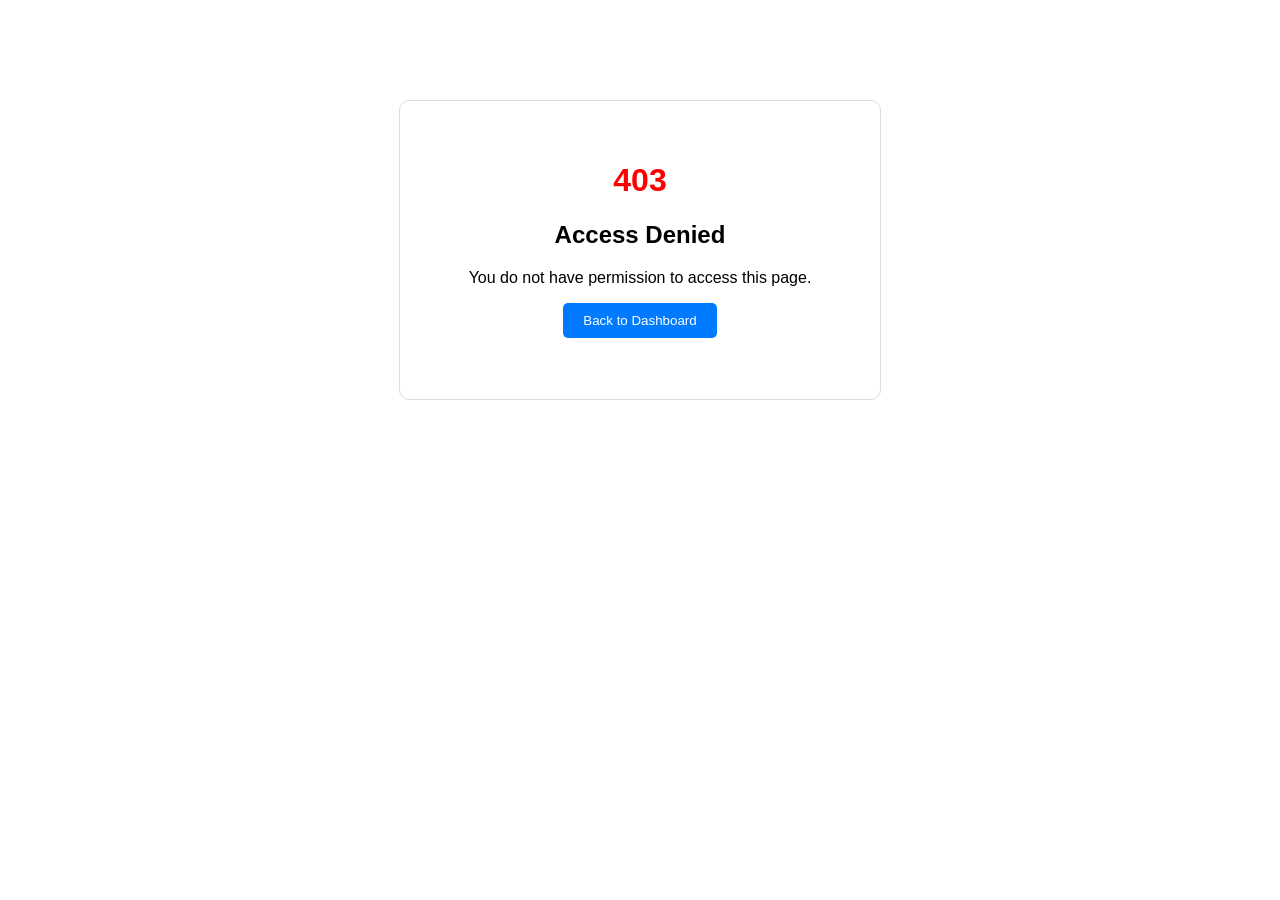
<file: demo/target/classes/templates/access-denied.html>
<!DOCTYPE html>
<html xmlns:th="http://www.thymeleaf.org">
<link rel="stylesheet" th:href="@{/css/style.css}">
<head>

    <title>Access Denied</title>

    <style>



        body{
            font-family: Arial;
            text-align:center;
            margin-top:100px;
            margin-bottom:100px;
        }

        .box{
            border:1px solid #ddd;
            padding:40px;
            width:400px;
            margin:auto;
            border-radius:10px;
        }

        h1{
            color:red;
        }

        button{
            padding:10px 20px;
            background:#007bff;
            color:white;
            border:none;
            border-radius:5px;
        }

    </style>

</head>

<body>

<div class="box">

    <h1>403</h1>

    <h2>Access Denied</h2>

    <p>You do not have permission to access this page.</p>

    <a href="/">
        <button>Back to Dashboard</button>
    </a>

    <div>
        <h1 ></h1>
    </div>




</div>

<!--<div th:replace="footer :: footer"></div>-->
</body>
</html>
</file>
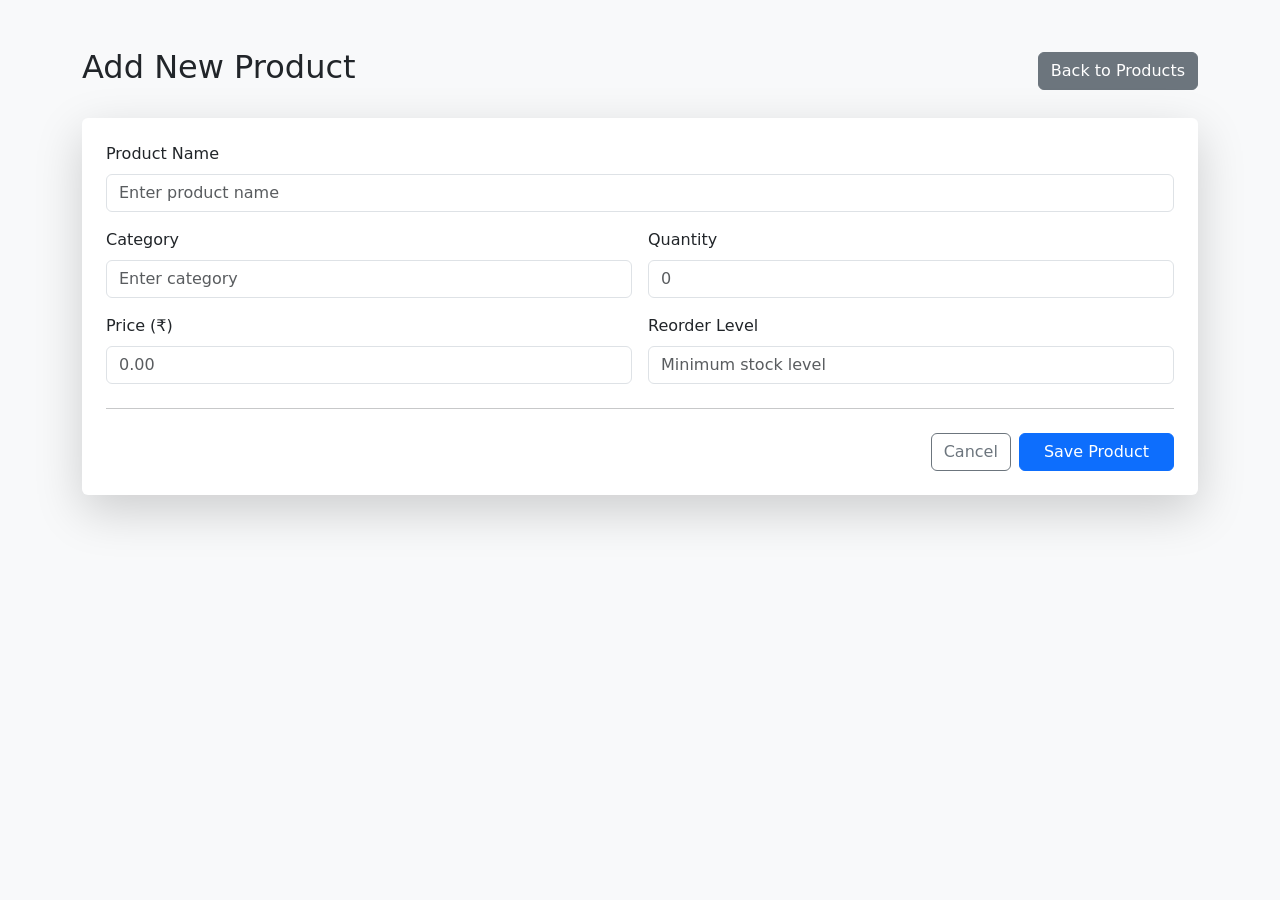
<file: demo/target/classes/templates/add-product.html>
<!DOCTYPE html>
<html xmlns:th="http://www.thymeleaf.org">
<head>
    <title>Add Product</title>

    <!-- Bootstrap CSS -->
    <link href="https://cdn.jsdelivr.net/npm/bootstrap@5.3.2/dist/css/bootstrap.min.css"
          rel="stylesheet">

    <link rel="stylesheet" th:href="@{/css/style.css}">

    <style>
        /* Force proper alignment */
        .card-body {
            text-align: left;
        }

        .form-label {
            text-align: left;
            display: block;
            width: 100%;
            font-weight: 500;
        }

        .form-control {
            text-align: left;
        }
    </style>
</head>

<body class="bg-light">

<div class="container mt-5">

    <!-- Header -->
    <div class="d-flex justify-content-between align-items-center mb-4">
        <h2>Add New Product</h2>

        <a th:href="@{/products}" class="btn btn-secondary">
            Back to Products
        </a>
    </div>

    <!-- Form Card -->
    <div class="card shadow-lg border-0">
        <div class="card-body p-4">

            <form th:action="@{/save}" th:object="${item}" method="post">

                <div class="row g-3">

                    <!-- Product Name -->
                    <div class="col-md-12">
                        <label class="form-label">Product Name</label>
                        <input type="text"
                               th:field="*{itemName}"
                               class="form-control"
                               placeholder="Enter product name"
                               required>
                    </div>

                    <!-- Category -->
                    <div class="col-md-6">
                        <label class="form-label">Category</label>
                        <input type="text"
                               th:field="*{category}"
                               class="form-control"
                               placeholder="Enter category"
                               required>
                    </div>

                    <!-- Quantity -->
                    <div class="col-md-6">
                        <label class="form-label">Quantity</label>
                        <input type="number"
                               th:field="*{quantity}"
                               class="form-control"
                               placeholder="0"
                               min="0"
                               required>
                    </div>

                    <!-- Price -->
                    <div class="col-md-6">
                        <label class="form-label">Price (₹)</label>
                        <input type="number"
                               step="0.01"
                               th:field="*{price}"
                               class="form-control"
                               placeholder="0.00"
                               min="0"
                               required>
                    </div>

                    <!-- Reorder Level -->
                    <div class="col-md-6">
                        <label class="form-label">Reorder Level</label>
                        <input type="number"
                               th:field="*{reorderLevel}"
                               class="form-control"
                               placeholder="Minimum stock level"
                               min="0"
                               required>
                    </div>

                </div>

                <hr class="my-4">

                <!-- Buttons -->
                <div class="d-flex justify-content-end gap-2">
                    <a th:href="@{/products}" class="btn btn-outline-secondary">
                        Cancel
                    </a>

                    <button type="submit" class="btn btn-primary px-4">
                        Save Product
                    </button>
                </div>

            </form>

        </div>
    </div>

</div>

</body>
</html>
</file>
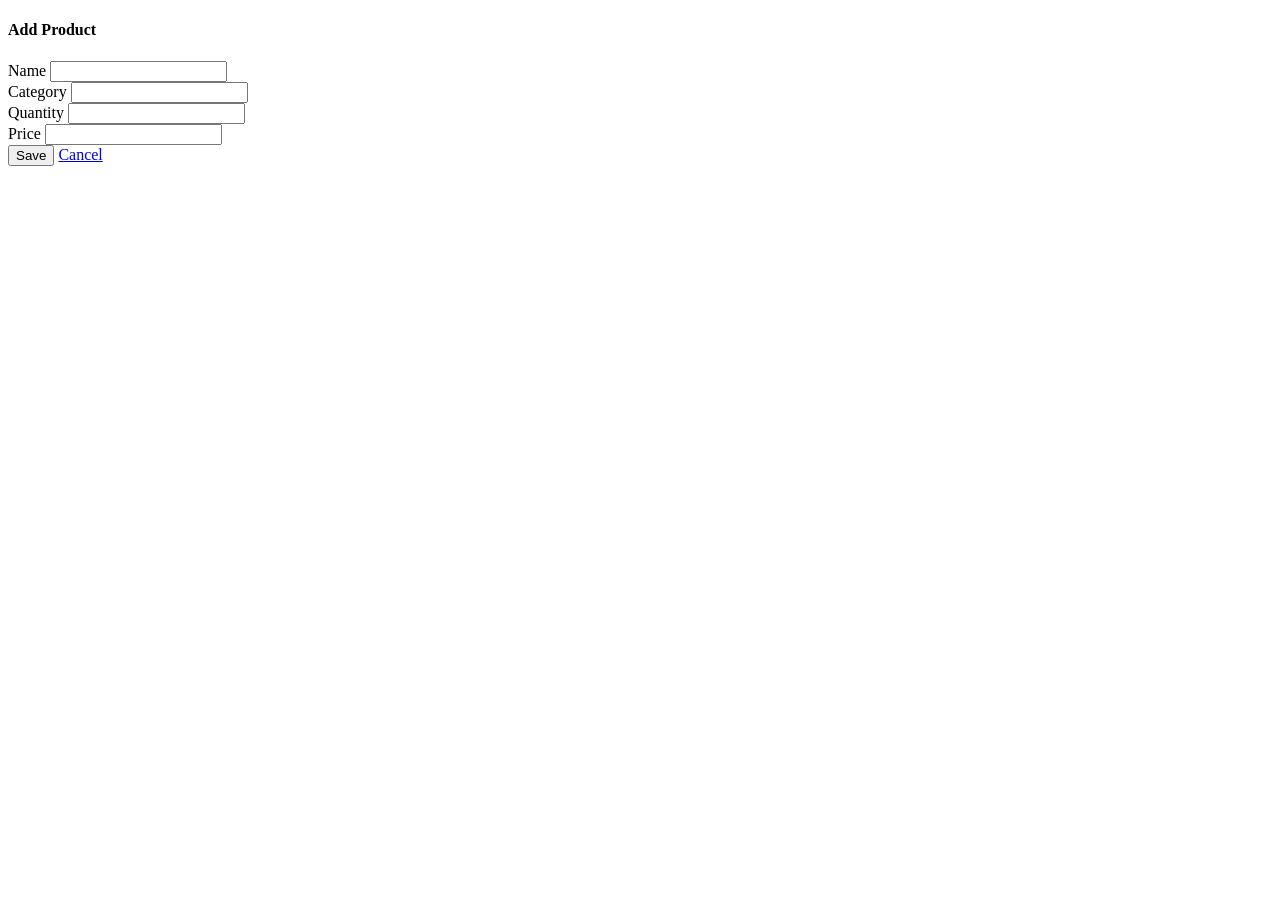
<file: demo/target/classes/templates/add.html>
<!DOCTYPE html>
<html xmlns:th="http://www.thymeleaf.org"
      th:replace="layout :: body">



<div class="card shadow-sm p-4">
    <h4>Add Product</h4>

    <form th:action="@{/save}" method="post" th:object="${item}">
        <div class="mb-3">
            <label>Name</label>
            <input type="text" class="form-control" th:field="*{name}">
        </div>

        <div class="mb-3">
            <label>Category</label>
            <input type="text" class="form-control" th:field="*{category}">
        </div>

        <div class="mb-3">
            <label>Quantity</label>
            <input type="number" class="form-control" th:field="*{quantity}">
        </div>

        <div class="mb-3">
            <label>Price</label>
            <input type="number" class="form-control" th:field="*{price}">
        </div>

        <button class="btn btn-primary">Save</button>
        <a href="/" class="btn btn-secondary">Cancel</a>
    </form>
</div>
<!--<div th:replace="footer :: footer"></div>-->
</html>
</file>
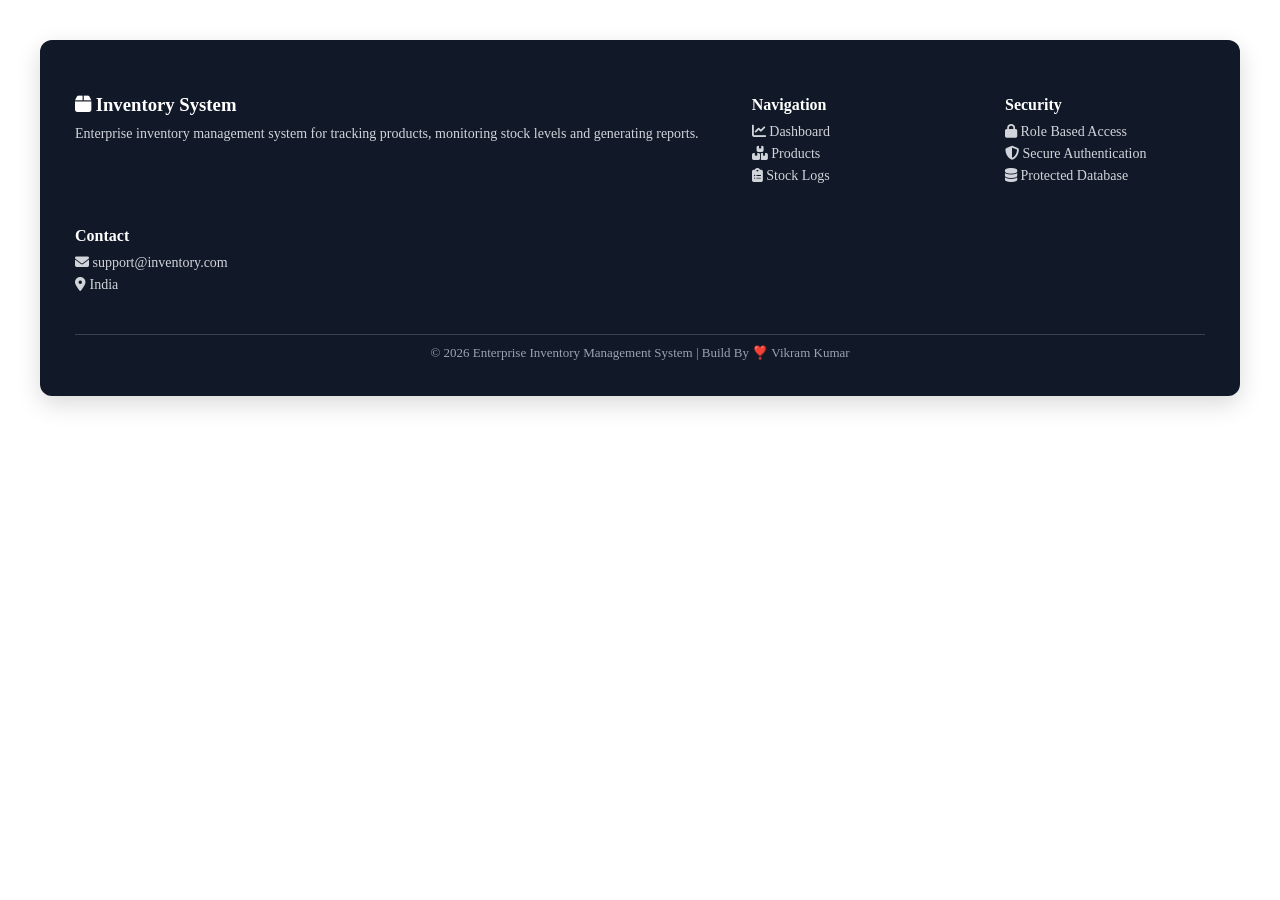
<file: demo/target/classes/templates/footer.html>
<!DOCTYPE html>
<html xmlns:th="http://www.thymeleaf.org">
<head>

    <link rel="stylesheet"
          href="https://cdnjs.cloudflare.com/ajax/libs/font-awesome/6.5.0/css/all.min.css">

    <style>

        /* Page layout to keep footer at bottom */
        html, body {
            height: 100%;
            margin: 0;
        }

        body{
            display: flex;
            flex-direction: column;
        }

        /* main page content */
        .main-content{
            flex: 1;
        }

        /* Footer styling */

        .footer {
            background: #111827;
            color: white;
            margin: 40px 40px 20px 40px;   /* left & right margin */
            border-radius: 12px;
            padding: 35px;
            box-shadow: 0 8px 25px rgba(0,0,0,0.15);
        }

        /* Footer layout */

        .footer-container{
            display:flex;
            justify-content:space-between;
            flex-wrap:wrap;
        }

        .footer-section{
            min-width:200px;
            margin-bottom:15px;
        }

        .footer-section h3,
        .footer-section h4{
            margin-bottom:10px;
        }

        .footer-section p,
        .footer-section a{
            font-size:14px;
            color:#d1d5db;
            text-decoration:none;
            display:block;
            margin:6px 0;
        }

        .footer-section a:hover{
            color:white;
            transition:0.3s;
        }

        /* bottom text */

        .footer-bottom{
            border-top:1px solid #374151;
            margin-top:20px;
            padding-top:10px;
            text-align:center;
            font-size:13px;
            color:#9ca3af;
        }

        /* hover animation */

        .footer-section:hover{
            transform:translateY(-3px);
            transition:0.3s;
        }

    </style>
</head>

<body>

<footer class="footer">

    <div class="footer-container">

        <div class="footer-section">
            <h3><i class="fa-solid fa-box"></i> Inventory System</h3>
            <p>
                Enterprise inventory management system for tracking
                products, monitoring stock levels and generating reports.
            </p>
        </div>

        <div class="footer-section">
            <h4>Navigation</h4>
            <a th:href="@{/}">
                <i class="fa-solid fa-chart-line"></i> Dashboard
            </a>
            <a th:href="@{/products}">
                <i class="fa-solid fa-boxes-stacked"></i> Products
            </a>
            <a th:href="@{/stock-logs}">
                <i class="fa-solid fa-clipboard-list"></i> Stock Logs
            </a>
        </div>

        <div class="footer-section">
            <h4>Security</h4>
            <p><i class="fa-solid fa-lock"></i> Role Based Access</p>
            <p><i class="fa-solid fa-shield-halved"></i> Secure Authentication</p>
            <p><i class="fa-solid fa-database"></i> Protected Database</p>
        </div>

        <div class="footer-section">
            <h4>Contact</h4>
            <p><i class="fa-solid fa-envelope"></i> support@inventory.com</p>
            <p><i class="fa-solid fa-location-dot"></i> India</p>
        </div>

    </div>

    <div class="footer-bottom">
        © 2026 Enterprise Inventory Management System | Build By ❣️ Vikram Kumar
    </div>

</footer>

</body>
</html>
</file>
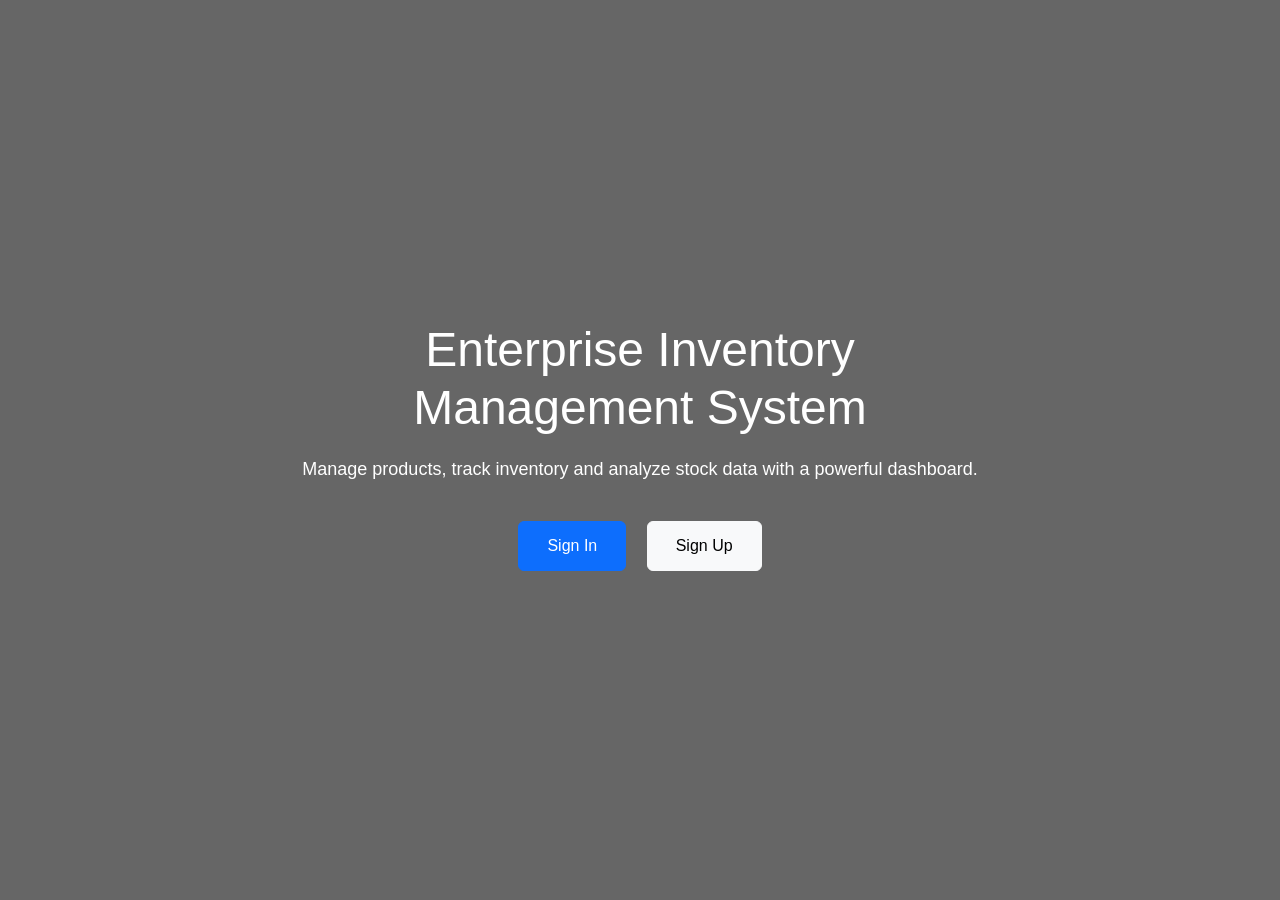
<file: demo/target/classes/templates/home.html>
<!DOCTYPE html>
<html xmlns:th="http://www.thymeleaf.org">

<head>

    <title>Enterprise Inventory System</title>

    <meta name="viewport" content="width=device-width, initial-scale=1">

    <link href="https://cdn.jsdelivr.net/npm/bootstrap@5.3.2/dist/css/bootstrap.min.css"
          rel="stylesheet">

    <style>

        body{
        margin:0;
        font-family:Arial;
        }

        .hero{

        height:100vh;

        background-image:url("https://images.unsplash.com/photo-1553413077-190dd305871c");

        background-size:cover;

        background-position:center;

        display:flex;

        align-items:center;

        justify-content:center;

        text-align:center;

        color:white;

        position:relative;

        }

        .hero::before{

        content:"";

        position:absolute;

        top:0;

        left:0;

        width:100%;

        height:100%;

        background:rgba(0,0,0,0.6);

        }

        .hero-content{

        position:relative;

        z-index:2;

        max-width:700px;

        }

        .hero-content h1{

        font-size:48px;

        margin-bottom:20px;

        }

        .hero-content p{

        font-size:18px;

        margin-bottom:30px;

        }

        .btn-custom{

        padding:12px 28px;

        margin:8px;

        border-radius:6px;

        font-size:16px;

        }

        .btn-custom:hover{

        transform:translateY(-3px);

        transition:0.3s;

        }

    </style>

</head>

<body>

<div class="hero">

    <div class="hero-content">

        <h1>Enterprise Inventory Management System</h1>

        <p>
            Manage products, track inventory and analyze stock data
            with a powerful dashboard.
        </p>

        <a th:href="@{/login}" class="btn btn-primary btn-custom">
            Sign In
        </a>

        <a th:href="@{/register}" class="btn btn-light btn-custom">
            Sign Up
        </a>

    </div>

</div>

</body>
</html>
</file>
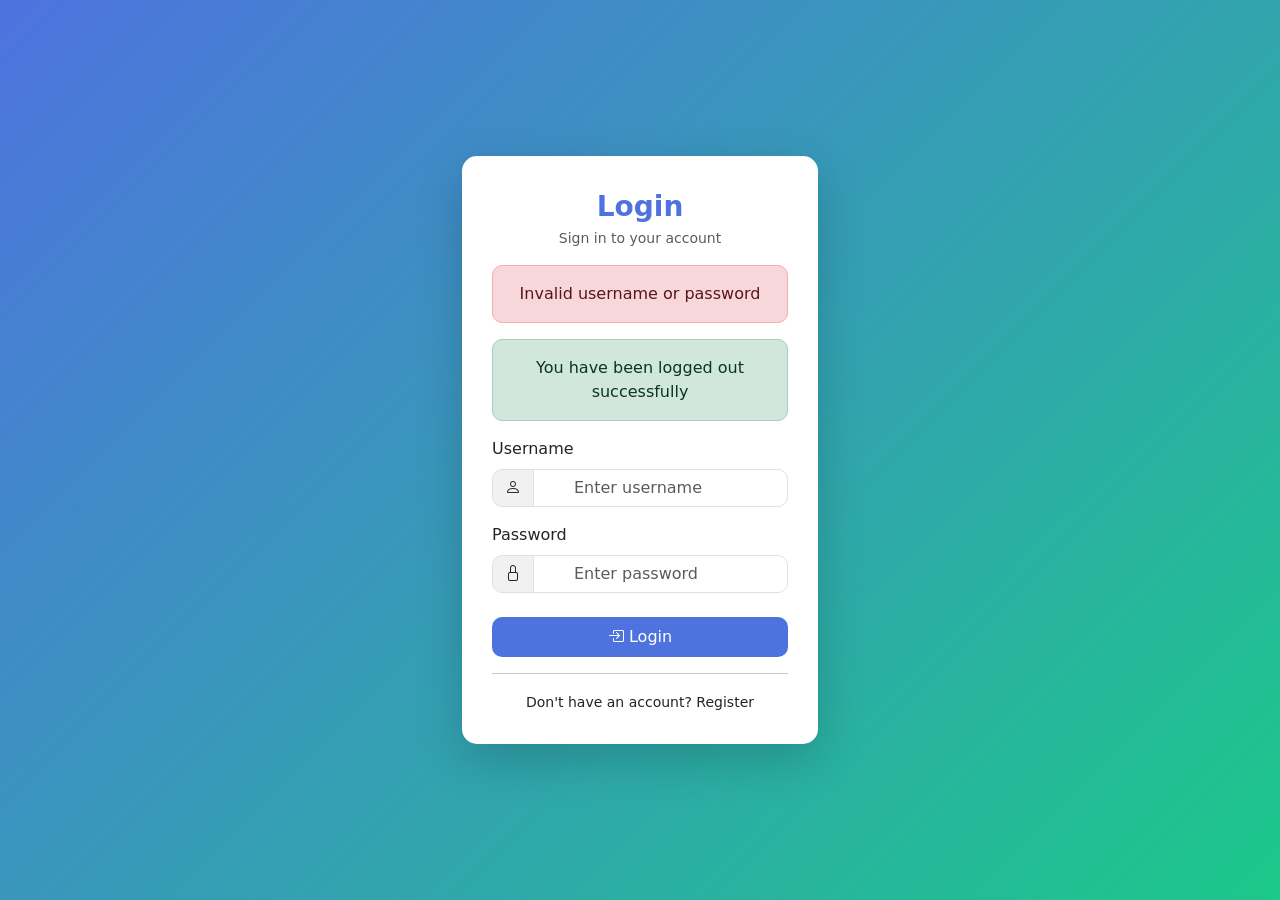
<file: demo/target/classes/templates/login.html>
<!DOCTYPE html>
<html xmlns:th="http://www.thymeleaf.org">

<head>
    <title>Login</title>

    <!-- Bootstrap -->
    <link href="https://cdn.jsdelivr.net/npm/bootstrap@5.3.2/dist/css/bootstrap.min.css" rel="stylesheet">

    <!-- Icons -->
    <link href="https://cdn.jsdelivr.net/npm/bootstrap-icons@1.11.3/font/bootstrap-icons.css" rel="stylesheet">

    <!-- Custom Styling -->
    <style>
        body {
            background: linear-gradient(135deg, #4e73df, #1cc88a);
            height: 100vh;
        }

        .card {
            border: none;
            border-radius: 15px;
        }

        .card-body {
            padding: 30px;
        }

        .form-control {
            border-radius: 10px;
            padding-left: 40px;
        }

        .input-group-text {
            border-radius: 10px 0 0 10px;
            background: #f1f1f1;
        }

        .btn-primary {
            background-color: #4e73df;
            border: none;
            border-radius: 10px;
        }

        .btn-primary:hover {
            background-color: #2e59d9;
        }

        .logo {
            font-size: 28px;
            font-weight: bold;
            color: #4e73df;
        }

        .link a {
            text-decoration: none;
            color: #4e73df;
            font-weight: 500;
        }

        .link a:hover {
            text-decoration: underline;
        }

        .alert {
            border-radius: 10px;
        }
    </style>

</head>

<body class="d-flex align-items-center">

<div class="container">

    <div class="row justify-content-center">
        <div class="col-md-5 col-lg-4">

            <div class="card shadow-lg">

                <div class="card-body">

                    <!-- Heading -->
                    <div class="text-center mb-3">
                        <div class="logo"> Login</div>
                        <p class="text-muted small">Sign in to your account</p>
                    </div>

                    <!-- Error Message -->
                    <div th:if="${param.error}"
                         class="alert alert-danger text-center">
                        Invalid username or password
                    </div>

                    <!-- Logout Message -->
                    <div th:if="${param.logout}"
                         class="alert alert-success text-center">
                        You have been logged out successfully
                    </div>

                    <!-- Form -->
                    <form th:action="@{/login}" method="post">

                        <!-- Username -->
                        <div class="mb-3">
                            <label class="form-label">Username</label>
                            <div class="input-group">
                                <span class="input-group-text">
                                    <i class="bi bi-person"></i>
                                </span>
                                <input type="text"
                                       name="username"
                                       class="form-control"
                                       placeholder="Enter username"
                                       required>
                            </div>
                        </div>

                        <!-- Password -->
                        <div class="mb-4">
                            <label class="form-label">Password</label>
                            <div class="input-group">
                                <span class="input-group-text">
                                    <i class="bi bi-lock"></i>
                                </span>
                                <input type="password"
                                       name="password"
                                       class="form-control"
                                       placeholder="Enter password"
                                       required>
                            </div>
                        </div>

                        <!-- Button -->
                        <button type="submit"
                                class="btn btn-primary w-100 py-2">
                            <i class="bi bi-box-arrow-in-right"></i> Login
                        </button>

                    </form>

                    <hr>

                    <!-- Register Link -->
                    <div class="text-center link">
                        <small>
                            Don't have an account?
                            <a th:href="@{/register}">
                                Register
                            </a>
                        </small>
                    </div>

                </div>

            </div>

        </div>
    </div>

</div>

</body>
</html>
</file>
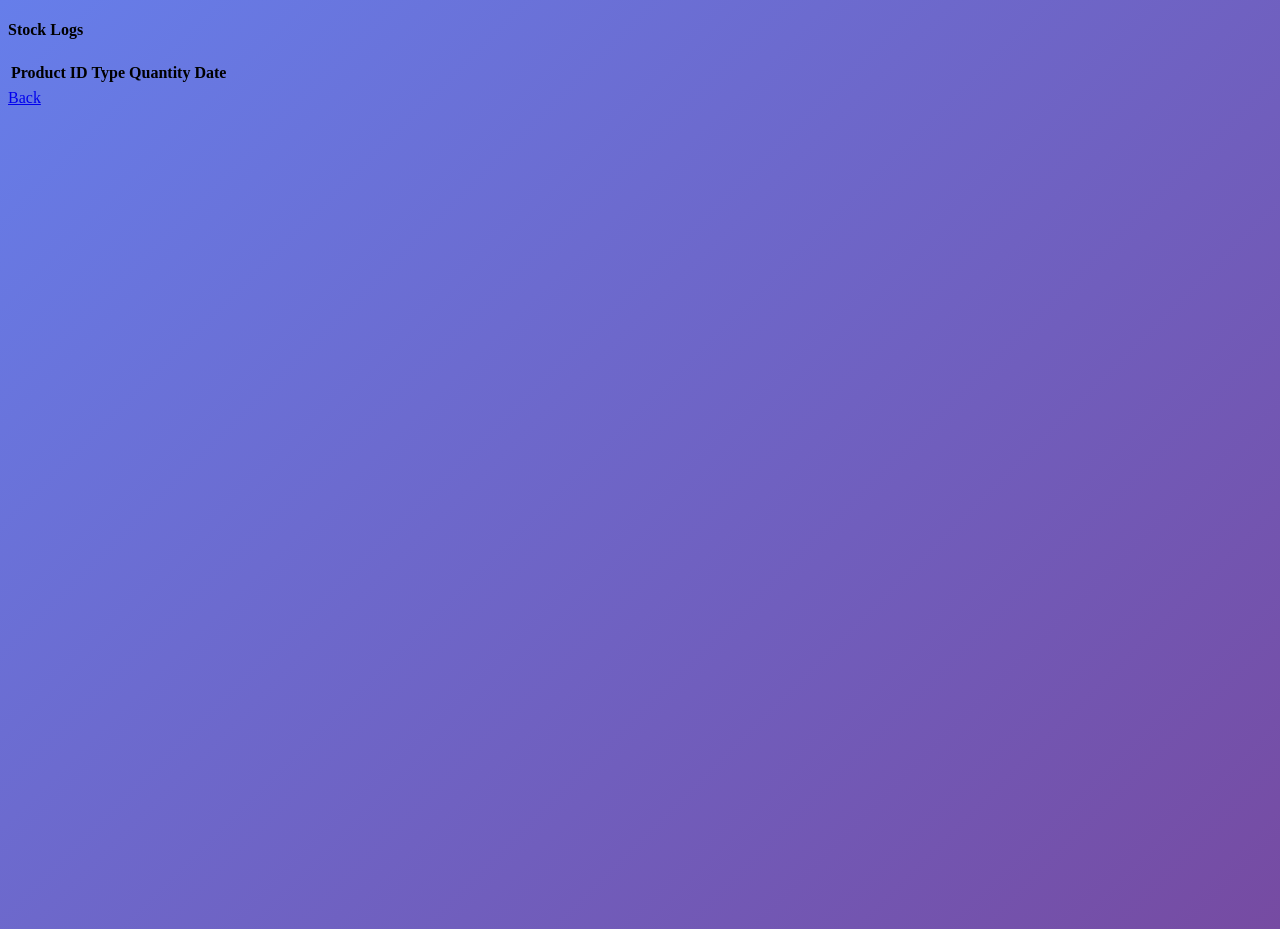
<file: demo/target/classes/templates/logs.html>
<!DOCTYPE html>
<html xmlns:th="http://www.thymeleaf.org"
      th:replace="layout :: body">
<link rel="stylesheet" th:href="@{/css/style.css}">
<style>
    body {
        background: linear-gradient(135deg, #667eea, #764ba2);
        height: 100vh;
    }
</style>
<div class="card shadow-sm p-3">
    <h4>Stock Logs</h4>

    <table class="table table-striped mt-3">
        <thead class="table-dark">
        <tr>
            <th>Product ID</th>
            <th>Type</th>
            <th>Quantity</th>
            <th>Date</th>
        </tr>
        </thead>

        <tbody>
        <tr th:each="log : ${logs}">
            <td th:text="${log.productId}"></td>
            <td th:text="${log.type}"></td>
            <td th:text="${log.quantity}"></td>
            <td th:text="${log.date}"></td>
        </tr>
        </tbody>
    </table>

    <a href="/" class="btn btn-secondary">Back</a>
</div>
<!--<div th:replace="footer :: footer"></div>-->
</html>
</file>
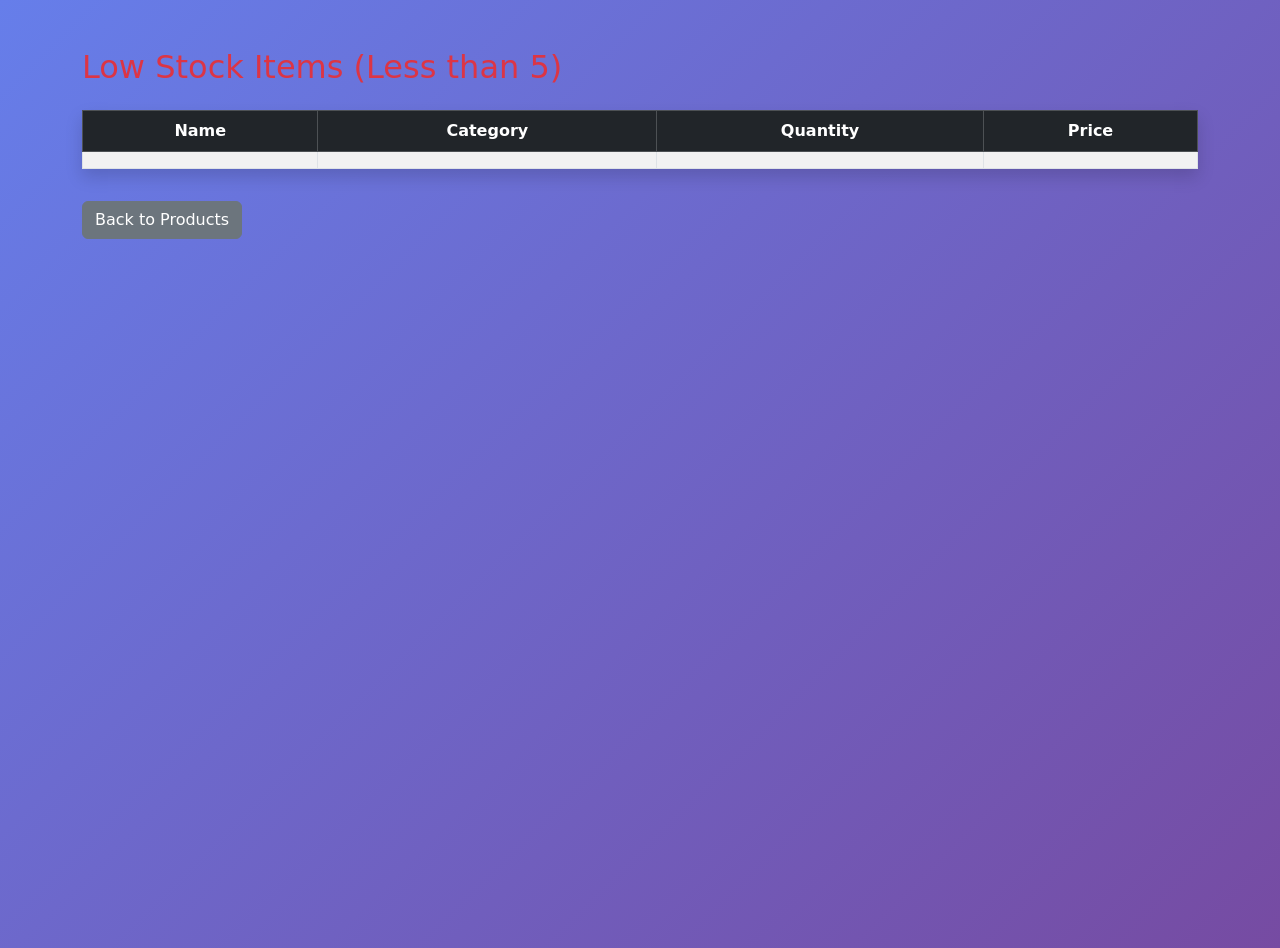
<file: demo/target/classes/templates/low-stock.html>
<!DOCTYPE html>
<html xmlns:th="http://www.thymeleaf.org">
<head>
    <title>Low Stock Items</title>

    <link href="https://cdn.jsdelivr.net/npm/bootstrap@5.3.2/dist/css/bootstrap.min.css"
          rel="stylesheet">
    <style>
        body {
            background: linear-gradient(135deg, #667eea, #764ba2);
            height: 100vh;
        }
    </style>


</head>

<body class="bg-light">
<div class="page-content">

<div class="container mt-5">

    <h2 class="mb-4 text-danger">Low Stock Items (Less than 5)</h2>

    <table class="table table-bordered table-striped shadow">
        <thead class="table-dark">
        <tr>
            <th style="text-align:center">Name</th>
            <th style="text-align:center">Category</th>
            <th style="text-align:center">Quantity</th>
            <th style="text-align:center">Price</th>
        </tr>
        </thead>

        <tbody>
        <tr th:each="item : ${items}">
            <td style="text-align:center" th:text="${item.itemName}"></td>
            <td style="text-align:center" th:text="${item.category}"></td>
            <td style="text-align:center" class="text-danger fw-bold"
                th:text="${item.quantity}"></td>
            <td ₹ style="text-align:center" th:text="'₹ ' +${item.price}"></td>
        </tr>
        </tbody>
    </table>

    <a th:href="@{/products}" class="btn btn-secondary mt-3">
        Back to Products
    </a>

</div>
</div>
<!--<div th:replace="footer :: footer"></div>-->
</body>
</html>
</file>
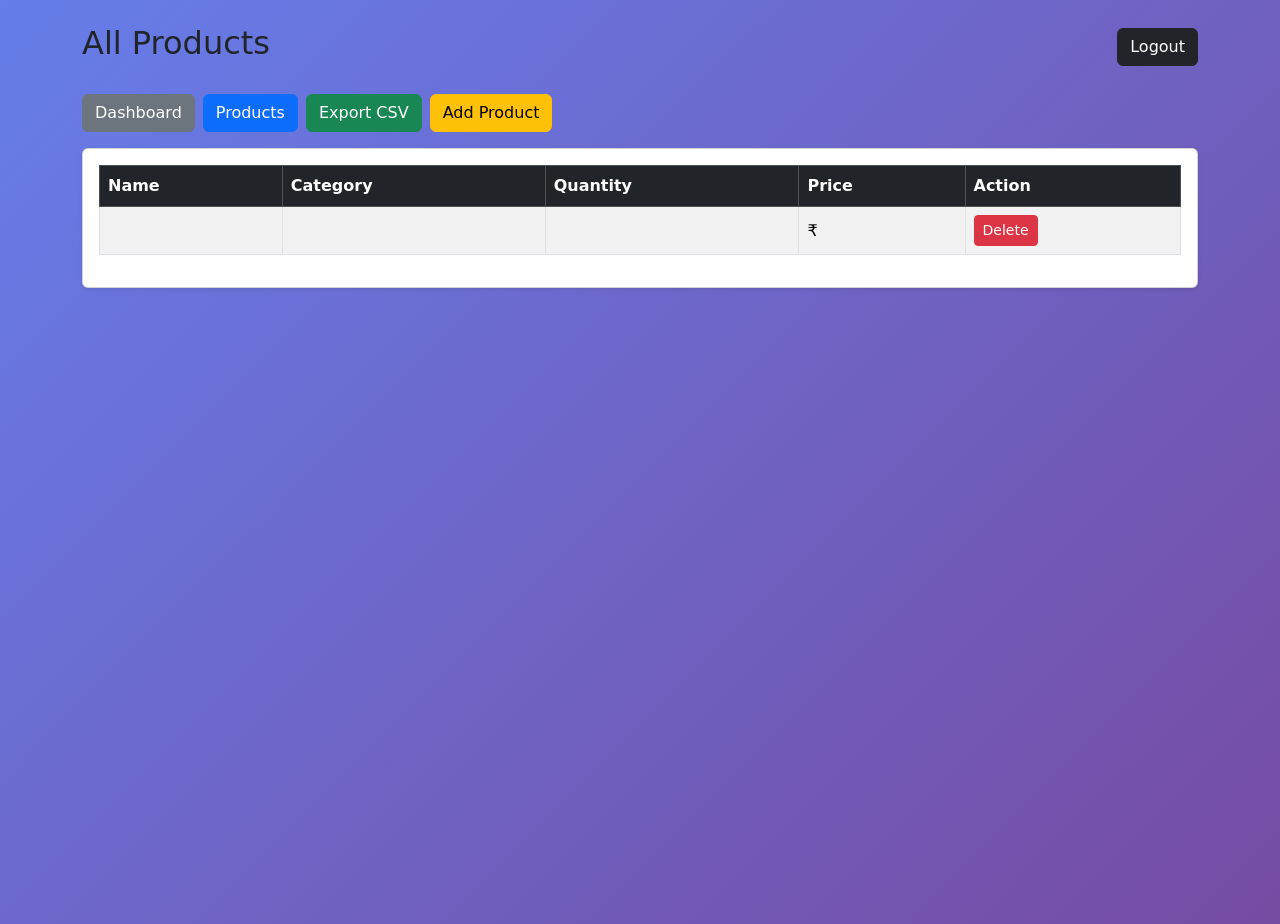
<file: demo/target/classes/templates/products.html>
<!DOCTYPE html>
<html xmlns:th="http://www.thymeleaf.org"
      xmlns:sec="http://www.thymeleaf.org/extras/spring-security">
<head>
    <title>Products</title>

    <!-- Bootstrap CSS -->
    <link href="https://cdn.jsdelivr.net/npm/bootstrap@5.3.2/dist/css/bootstrap.min.css"
          rel="stylesheet">

    <link rel="stylesheet" th:href="@{/css/style.css}">
    <style>
        body {
            background: linear-gradient(135deg, #667eea, #764ba2);
            height: 100vh;
        }
    </style>
</head>

<body class="bg-light">

<div class="container mt-4">

    <!-- Header -->
    <div class="d-flex justify-content-between align-items-center mb-4">
        <h2>All Products</h2>

        <form th:action="@{/logout}" method="post">
            <button type="submit" class="btn btn-dark">Logout</button>
        </form>
    </div>

    <!-- Navigation -->
    <div class="mb-3 d-flex gap-2">
        <a th:href="@{/}" class="btn btn-secondary">Dashboard</a>
        <a th:href="@{/products}" class="btn btn-primary">Products</a>
        <a th:href="@{/export}" sec:authorize="hasRole('ADMIN')" class="btn btn-success">Export CSV</a>
        <a th:href="@{/add}" class="btn btn-warning">Add Product</a>
    </div>

    <!-- Products Table -->
    <div class="card shadow-sm p-3">

        <table class="table table-striped table-bordered align-middle">
            <thead class="table-dark">
            <tr>
                <th>Name</th>
                <th>Category</th>
                <th>Quantity</th>
                <th>Price</th>
                <th>Action</th>
            </tr>
            </thead>

            <tbody>
            <tr th:each="item : ${items}">
                <td th:text="${item.itemName}"></td>
                <td th:text="${item.category}"></td>
                <td th:text="${item.quantity}"></td>
                <td>₹ <span th:text="${item.price}"></span></td>
                <td>
                    <a th:href="@{'/delete/' + ${item.id}}"
                       sec:authorize="hasRole('ADMIN')"
                       class="btn btn-sm btn-danger">
                        Delete
                    </a>
                </td>
            </tr>
            </tbody>
        </table>

    </div>

</div>
<!--<div th:replace="footer :: footer"></div>-->
</body>
</html>
</file>
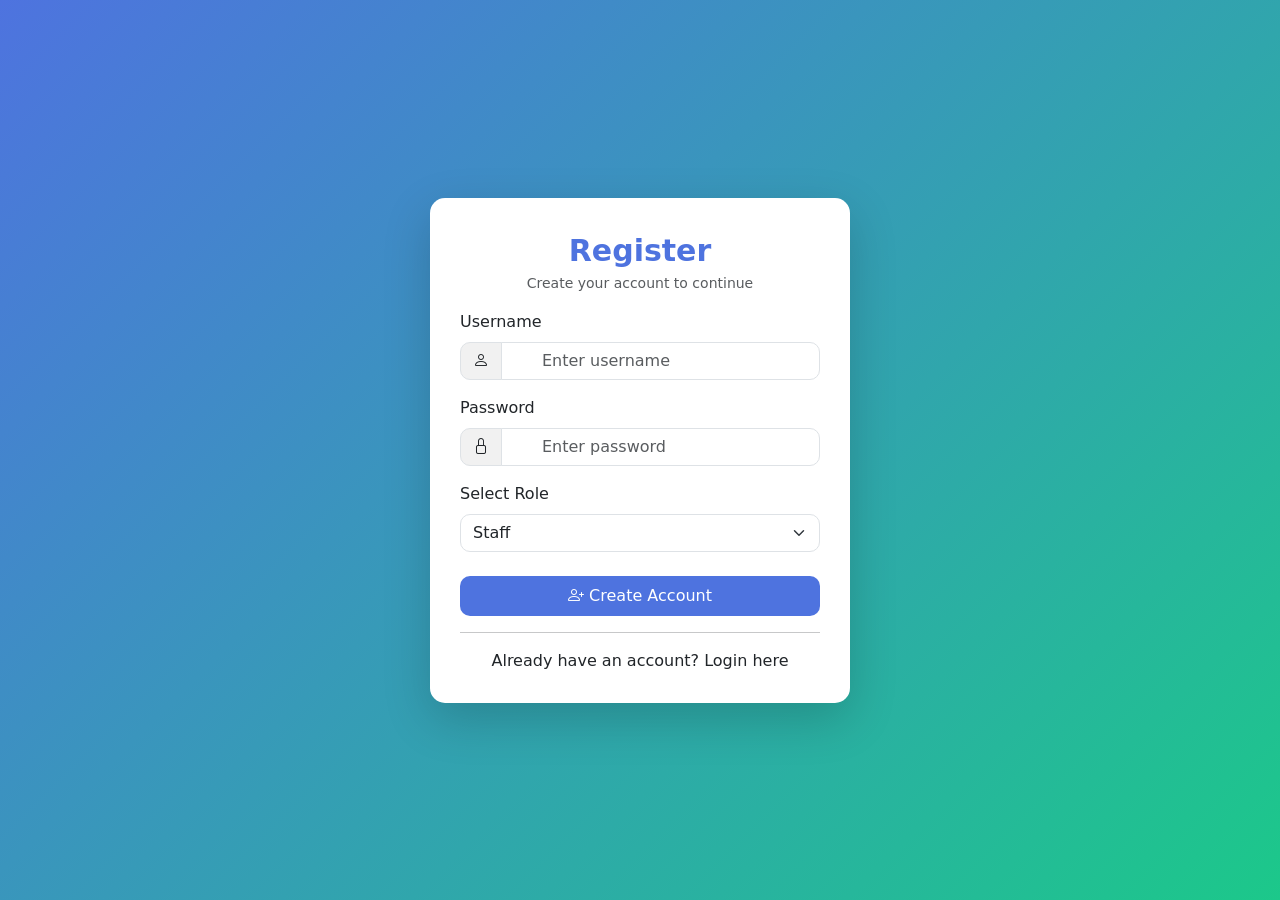
<file: demo/target/classes/templates/register.html>
<!DOCTYPE html>
<html xmlns:th="http://www.thymeleaf.org">

<head>
    <title>Register</title>

    <!-- Bootstrap -->
    <link href="https://cdn.jsdelivr.net/npm/bootstrap@5.3.2/dist/css/bootstrap.min.css" rel="stylesheet">

    <!-- Icons -->
    <link href="https://cdn.jsdelivr.net/npm/bootstrap-icons@1.11.3/font/bootstrap-icons.css" rel="stylesheet">

    <!-- Custom Styling -->
    <style>
        body {
            background: linear-gradient(135deg, #4e73df, #1cc88a);
            height: 100vh;
        }

        .card {
            border: none;
            border-radius: 15px;
        }

        .form-control {
            border-radius: 10px;
            padding-left: 40px;
        }

        .input-group-text {
            border-radius: 10px 0 0 10px;
            background: #f1f1f1;
        }

        .btn-primary {
            background-color: #4e73df;
            border: none;
            border-radius: 10px;
        }

        .btn-primary:hover {
            background-color: #2e59d9;
        }

        .form-select {
            border-radius: 10px;
        }

        .card-body {
            padding: 30px;
        }

        .logo {
            font-size: 30px;
            font-weight: bold;
            color: #4e73df;
        }

        .login-link a {
            text-decoration: none;
            color: #4e73df;
            font-weight: 500;
        }

        .login-link a:hover {
            text-decoration: underline;
        }
    </style>
</head>

<body>

<div class="container d-flex justify-content-center align-items-center vh-100">

    <div class="card shadow-lg" style="width: 420px;">

        <div class="card-body">

            <div class="text-center mb-3">
                <div class="logo">Register</div>
                <p class="text-muted small">Create your account to continue</p>
            </div>

            <form th:action="@{/register}" method="post">

                <!-- Username -->
                <div class="mb-3">
                    <label class="form-label">Username</label>
                    <div class="input-group">
                        <span class="input-group-text"><i class="bi bi-person"></i></span>
                        <input type="text" name="username" class="form-control" placeholder="Enter username" required>
                    </div>
                </div>

                <!-- Password -->
                <div class="mb-3">
                    <label class="form-label">Password</label>
                    <div class="input-group">
                        <span class="input-group-text"><i class="bi bi-lock"></i></span>
                        <input type="password" name="password" class="form-control" placeholder="Enter password" required>
                    </div>
                </div>

                <!-- Role -->
                <div class="mb-4">
                    <label class="form-label">Select Role</label>
                    <select name="role" class="form-select">
                        <option value="USER">Staff</option>
                        <option value="MANAGER">Manager</option>
                        <option value="ADMIN">Admin</option>
                    </select>
                </div>

                <!-- Button -->
                <button class="btn btn-primary w-100 py-2">
                    <i class="bi bi-person-plus"></i> Create Account
                </button>

            </form>

            <hr>

            <p class="text-center login-link mb-0">
                Already have an account?
                <a th:href="@{/login}">Login here</a>
            </p>

        </div>

    </div>

</div>

<!-- Footer -->
<div th:replace="footer :: footer"></div>

</body>
</html>
</file>
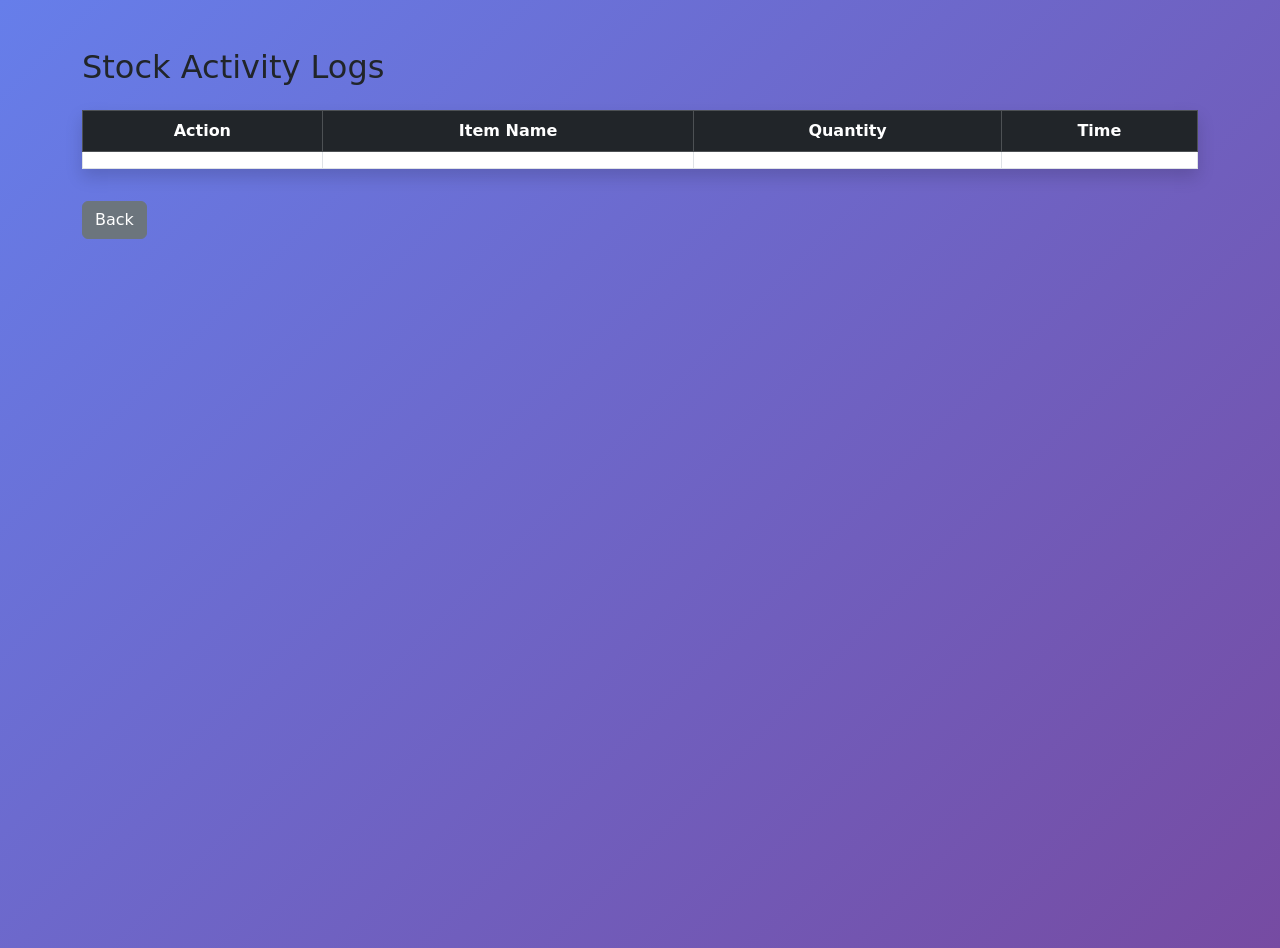
<file: demo/target/classes/templates/stock-logs.html>
<!DOCTYPE html>
<html xmlns:th="http://www.thymeleaf.org">
<head>
    <title>Stock Logs</title>

    <link href="https://cdn.jsdelivr.net/npm/bootstrap@5.3.2/dist/css/bootstrap.min.css"
          rel="stylesheet">
    <link rel="stylesheet" th:href="@{/css/style.css}">
    <style>
        body {
            background: linear-gradient(135deg, #667eea, #764ba2);
            height: 100vh;
        }
    </style>
</head>

<body class="bg-light">

<div class="container mt-5">

    <h2 class="mb-4">Stock Activity Logs</h2>

    <table class="table table-bordered shadow">
        <thead class="table-dark">
        <tr>
            <th style="text-align:center">Action</th>
            <th style="text-align:center">Item Name</th>
            <th style="text-align:center">Quantity</th>
            <th style="text-align:center">Time</th>
        </tr>
        </thead>

        <tbody>
        <tr th:each="log : ${logs}">
            <td th:text="${log.action}"></td>
            <td th:text="${log.itemName}"></td>
            <td th:text="${log.quantity}"></td>
            <td th:text="${#temporals.format(log.timestamp, 'dd-MM-yyyy HH:mm:ss')}"></td>
        </tr>
        </tbody>
    </table>

    <a th:href="@{/products}" class="btn btn-secondary mt-3">
        Back
    </a>

</div>
<!--<div th:replace="footer :: footer"></div>-->
</body>
</html>
</file>
